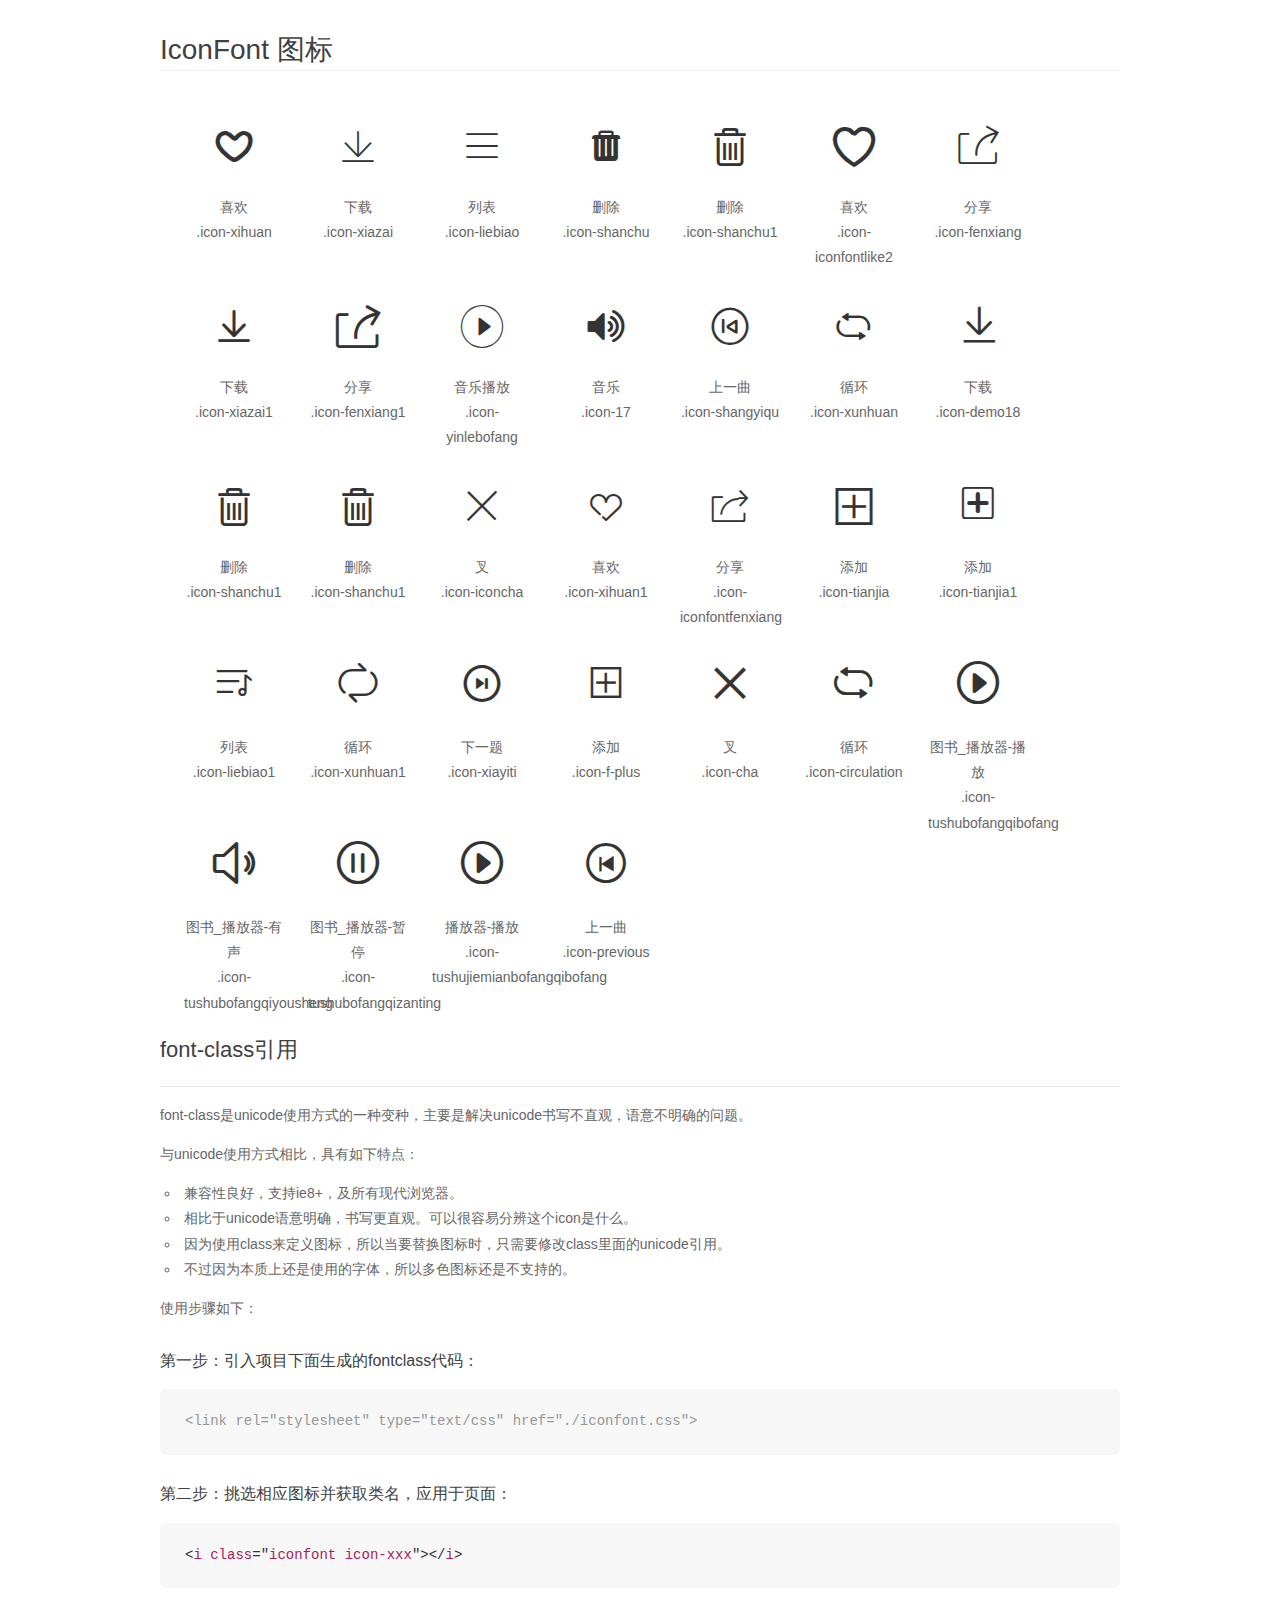
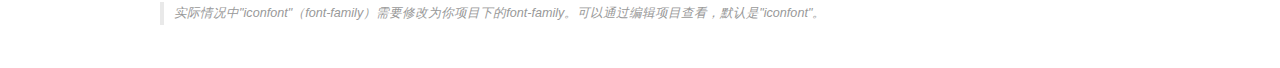
<file: fonts/demo_fontclass.html>
<!DOCTYPE html>
<html>
<head>
    <meta charset="utf-8"/>
    <title>IconFont</title>
    <link rel="stylesheet" href="demo.css">
    <link rel="stylesheet" href="iconfont.css">
</head>
<body>
    <div class="main markdown">
        <h1>IconFont 图标</h1>
        <ul class="icon_lists clear">
            
                <li>
                <i class="icon iconfont icon-xihuan"></i>
                    <div class="name">喜欢</div>
                    <div class="fontclass">.icon-xihuan</div>
                </li>
            
                <li>
                <i class="icon iconfont icon-xiazai"></i>
                    <div class="name">下载</div>
                    <div class="fontclass">.icon-xiazai</div>
                </li>
            
                <li>
                <i class="icon iconfont icon-liebiao"></i>
                    <div class="name">列表</div>
                    <div class="fontclass">.icon-liebiao</div>
                </li>
            
                <li>
                <i class="icon iconfont icon-shanchu"></i>
                    <div class="name">删除</div>
                    <div class="fontclass">.icon-shanchu</div>
                </li>
            
                <li>
                <i class="icon iconfont icon-shanchu1"></i>
                    <div class="name">删除</div>
                    <div class="fontclass">.icon-shanchu1</div>
                </li>
            
                <li>
                <i class="icon iconfont icon-iconfontlike2"></i>
                    <div class="name">喜欢</div>
                    <div class="fontclass">.icon-iconfontlike2</div>
                </li>
            
                <li>
                <i class="icon iconfont icon-fenxiang"></i>
                    <div class="name">分享</div>
                    <div class="fontclass">.icon-fenxiang</div>
                </li>
            
                <li>
                <i class="icon iconfont icon-xiazai1"></i>
                    <div class="name">下载</div>
                    <div class="fontclass">.icon-xiazai1</div>
                </li>
            
                <li>
                <i class="icon iconfont icon-fenxiang1"></i>
                    <div class="name">分享</div>
                    <div class="fontclass">.icon-fenxiang1</div>
                </li>
            
                <li>
                <i class="icon iconfont icon-yinlebofang"></i>
                    <div class="name">音乐播放</div>
                    <div class="fontclass">.icon-yinlebofang</div>
                </li>
            
                <li>
                <i class="icon iconfont icon-17"></i>
                    <div class="name">音乐</div>
                    <div class="fontclass">.icon-17</div>
                </li>
            
                <li>
                <i class="icon iconfont icon-shangyiqu"></i>
                    <div class="name">上一曲</div>
                    <div class="fontclass">.icon-shangyiqu</div>
                </li>
            
                <li>
                <i class="icon iconfont icon-xunhuan"></i>
                    <div class="name">循环</div>
                    <div class="fontclass">.icon-xunhuan</div>
                </li>
            
                <li>
                <i class="icon iconfont icon-demo18"></i>
                    <div class="name">下载</div>
                    <div class="fontclass">.icon-demo18</div>
                </li>
            
                <li>
                <i class="icon iconfont icon-shanchu1"></i>
                    <div class="name">删除</div>
                    <div class="fontclass">.icon-shanchu1</div>
                </li>
            
                <li>
                <i class="icon iconfont icon-shanchu1"></i>
                    <div class="name">删除</div>
                    <div class="fontclass">.icon-shanchu1</div>
                </li>
            
                <li>
                <i class="icon iconfont icon-iconcha"></i>
                    <div class="name">叉</div>
                    <div class="fontclass">.icon-iconcha</div>
                </li>
            
                <li>
                <i class="icon iconfont icon-xihuan1"></i>
                    <div class="name">喜欢</div>
                    <div class="fontclass">.icon-xihuan1</div>
                </li>
            
                <li>
                <i class="icon iconfont icon-iconfontfenxiang"></i>
                    <div class="name">分享</div>
                    <div class="fontclass">.icon-iconfontfenxiang</div>
                </li>
            
                <li>
                <i class="icon iconfont icon-tianjia"></i>
                    <div class="name">添加</div>
                    <div class="fontclass">.icon-tianjia</div>
                </li>
            
                <li>
                <i class="icon iconfont icon-tianjia1"></i>
                    <div class="name">添加</div>
                    <div class="fontclass">.icon-tianjia1</div>
                </li>
            
                <li>
                <i class="icon iconfont icon-liebiao1"></i>
                    <div class="name">列表</div>
                    <div class="fontclass">.icon-liebiao1</div>
                </li>
            
                <li>
                <i class="icon iconfont icon-xunhuan1"></i>
                    <div class="name">循环</div>
                    <div class="fontclass">.icon-xunhuan1</div>
                </li>
            
                <li>
                <i class="icon iconfont icon-xiayiti"></i>
                    <div class="name">下一题</div>
                    <div class="fontclass">.icon-xiayiti</div>
                </li>
            
                <li>
                <i class="icon iconfont icon-f-plus"></i>
                    <div class="name">添加</div>
                    <div class="fontclass">.icon-f-plus</div>
                </li>
            
                <li>
                <i class="icon iconfont icon-cha"></i>
                    <div class="name">叉</div>
                    <div class="fontclass">.icon-cha</div>
                </li>
            
                <li>
                <i class="icon iconfont icon-circulation"></i>
                    <div class="name">循环</div>
                    <div class="fontclass">.icon-circulation</div>
                </li>
            
                <li>
                <i class="icon iconfont icon-tushubofangqibofang"></i>
                    <div class="name">图书_播放器-播放</div>
                    <div class="fontclass">.icon-tushubofangqibofang</div>
                </li>
            
                <li>
                <i class="icon iconfont icon-tushubofangqiyousheng"></i>
                    <div class="name">图书_播放器-有声</div>
                    <div class="fontclass">.icon-tushubofangqiyousheng</div>
                </li>
            
                <li>
                <i class="icon iconfont icon-tushubofangqizanting"></i>
                    <div class="name">图书_播放器-暂停</div>
                    <div class="fontclass">.icon-tushubofangqizanting</div>
                </li>
            
                <li>
                <i class="icon iconfont icon-tushujiemianbofangqibofang"></i>
                    <div class="name">播放器-播放</div>
                    <div class="fontclass">.icon-tushujiemianbofangqibofang</div>
                </li>
            
                <li>
                <i class="icon iconfont icon-previous"></i>
                    <div class="name">上一曲</div>
                    <div class="fontclass">.icon-previous</div>
                </li>
            
        </ul>

        <h2 id="font-class-">font-class引用</h2>
        <hr>

        <p>font-class是unicode使用方式的一种变种，主要是解决unicode书写不直观，语意不明确的问题。</p>
        <p>与unicode使用方式相比，具有如下特点：</p>
        <ul>
        <li>兼容性良好，支持ie8+，及所有现代浏览器。</li>
        <li>相比于unicode语意明确，书写更直观。可以很容易分辨这个icon是什么。</li>
        <li>因为使用class来定义图标，所以当要替换图标时，只需要修改class里面的unicode引用。</li>
        <li>不过因为本质上还是使用的字体，所以多色图标还是不支持的。</li>
        </ul>
        <p>使用步骤如下：</p>
        <h3 id="-fontclass-">第一步：引入项目下面生成的fontclass代码：</h3>


        <pre><code class="lang-js hljs javascript"><span class="hljs-comment">&lt;link rel="stylesheet" type="text/css" href="./iconfont.css"&gt;</span></code></pre>
        <h3 id="-">第二步：挑选相应图标并获取类名，应用于页面：</h3>
        <pre><code class="lang-css hljs">&lt;<span class="hljs-selector-tag">i</span> <span class="hljs-selector-tag">class</span>="<span class="hljs-selector-tag">iconfont</span> <span class="hljs-selector-tag">icon-xxx</span>"&gt;&lt;/<span class="hljs-selector-tag">i</span>&gt;</code></pre>
        <blockquote>
        <p>实际情况中"iconfont"（font-family）需要修改为你项目下的font-family。可以通过编辑项目查看，默认是"iconfont"。</p>
        </blockquote>
    </div>
</body>
</html>
</file>
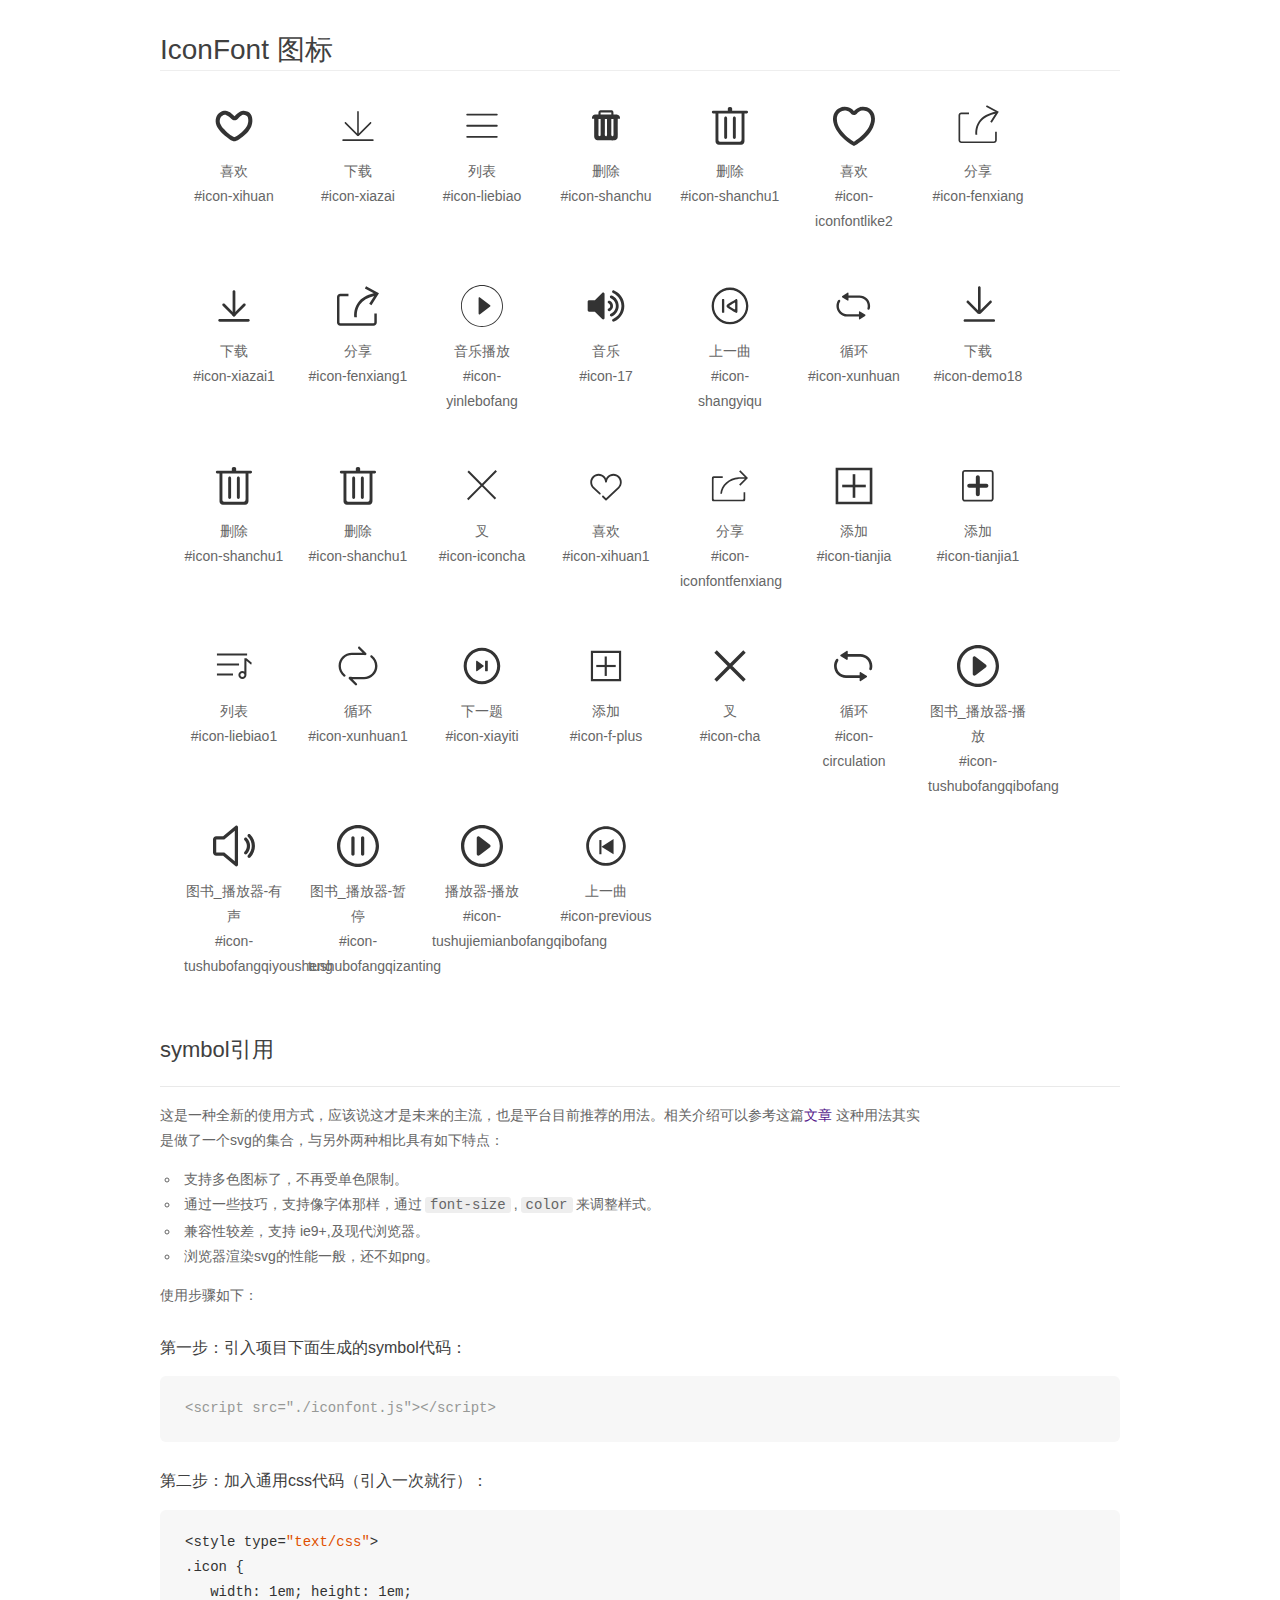
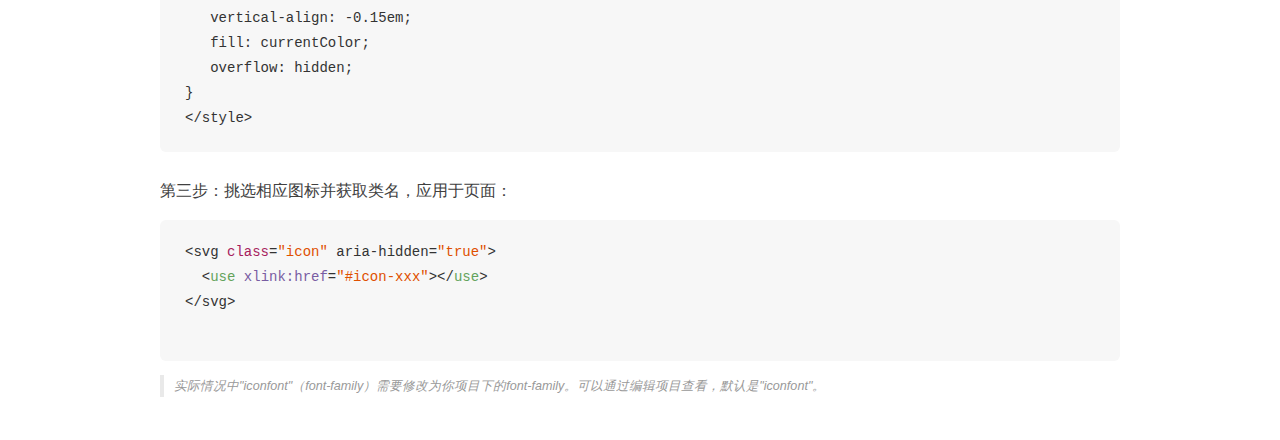
<file: fonts/demo_symbol.html>
<!DOCTYPE html>
<html>
<head>
    <meta charset="utf-8"/>
    <title>IconFont</title>
    <link rel="stylesheet" href="demo.css">
    <script src="iconfont.js"></script>

    <style type="text/css">
        .icon {
          /* 通过设置 font-size 来改变图标大小 */
          width: 1em; height: 1em;
          /* 图标和文字相邻时，垂直对齐 */
          vertical-align: -0.15em;
          /* 通过设置 color 来改变 SVG 的颜色/fill */
          fill: currentColor;
          /* path 和 stroke 溢出 viewBox 部分在 IE 下会显示
             normalize.css 中也包含这行 */
          overflow: hidden;
        }

    </style>
</head>
<body>
    <div class="main markdown">
        <h1>IconFont 图标</h1>
        <ul class="icon_lists clear">
            
                <li>
                    <svg class="icon" aria-hidden="true">
                        <use xlink:href="#icon-xihuan"></use>
                    </svg>
                    <div class="name">喜欢</div>
                    <div class="fontclass">#icon-xihuan</div>
                </li>
            
                <li>
                    <svg class="icon" aria-hidden="true">
                        <use xlink:href="#icon-xiazai"></use>
                    </svg>
                    <div class="name">下载</div>
                    <div class="fontclass">#icon-xiazai</div>
                </li>
            
                <li>
                    <svg class="icon" aria-hidden="true">
                        <use xlink:href="#icon-liebiao"></use>
                    </svg>
                    <div class="name">列表</div>
                    <div class="fontclass">#icon-liebiao</div>
                </li>
            
                <li>
                    <svg class="icon" aria-hidden="true">
                        <use xlink:href="#icon-shanchu"></use>
                    </svg>
                    <div class="name">删除</div>
                    <div class="fontclass">#icon-shanchu</div>
                </li>
            
                <li>
                    <svg class="icon" aria-hidden="true">
                        <use xlink:href="#icon-shanchu1"></use>
                    </svg>
                    <div class="name">删除</div>
                    <div class="fontclass">#icon-shanchu1</div>
                </li>
            
                <li>
                    <svg class="icon" aria-hidden="true">
                        <use xlink:href="#icon-iconfontlike2"></use>
                    </svg>
                    <div class="name">喜欢</div>
                    <div class="fontclass">#icon-iconfontlike2</div>
                </li>
            
                <li>
                    <svg class="icon" aria-hidden="true">
                        <use xlink:href="#icon-fenxiang"></use>
                    </svg>
                    <div class="name">分享</div>
                    <div class="fontclass">#icon-fenxiang</div>
                </li>
            
                <li>
                    <svg class="icon" aria-hidden="true">
                        <use xlink:href="#icon-xiazai1"></use>
                    </svg>
                    <div class="name">下载</div>
                    <div class="fontclass">#icon-xiazai1</div>
                </li>
            
                <li>
                    <svg class="icon" aria-hidden="true">
                        <use xlink:href="#icon-fenxiang1"></use>
                    </svg>
                    <div class="name">分享</div>
                    <div class="fontclass">#icon-fenxiang1</div>
                </li>
            
                <li>
                    <svg class="icon" aria-hidden="true">
                        <use xlink:href="#icon-yinlebofang"></use>
                    </svg>
                    <div class="name">音乐播放</div>
                    <div class="fontclass">#icon-yinlebofang</div>
                </li>
            
                <li>
                    <svg class="icon" aria-hidden="true">
                        <use xlink:href="#icon-17"></use>
                    </svg>
                    <div class="name">音乐</div>
                    <div class="fontclass">#icon-17</div>
                </li>
            
                <li>
                    <svg class="icon" aria-hidden="true">
                        <use xlink:href="#icon-shangyiqu"></use>
                    </svg>
                    <div class="name">上一曲</div>
                    <div class="fontclass">#icon-shangyiqu</div>
                </li>
            
                <li>
                    <svg class="icon" aria-hidden="true">
                        <use xlink:href="#icon-xunhuan"></use>
                    </svg>
                    <div class="name">循环</div>
                    <div class="fontclass">#icon-xunhuan</div>
                </li>
            
                <li>
                    <svg class="icon" aria-hidden="true">
                        <use xlink:href="#icon-demo18"></use>
                    </svg>
                    <div class="name">下载</div>
                    <div class="fontclass">#icon-demo18</div>
                </li>
            
                <li>
                    <svg class="icon" aria-hidden="true">
                        <use xlink:href="#icon-shanchu1"></use>
                    </svg>
                    <div class="name">删除</div>
                    <div class="fontclass">#icon-shanchu1</div>
                </li>
            
                <li>
                    <svg class="icon" aria-hidden="true">
                        <use xlink:href="#icon-shanchu1"></use>
                    </svg>
                    <div class="name">删除</div>
                    <div class="fontclass">#icon-shanchu1</div>
                </li>
            
                <li>
                    <svg class="icon" aria-hidden="true">
                        <use xlink:href="#icon-iconcha"></use>
                    </svg>
                    <div class="name">叉</div>
                    <div class="fontclass">#icon-iconcha</div>
                </li>
            
                <li>
                    <svg class="icon" aria-hidden="true">
                        <use xlink:href="#icon-xihuan1"></use>
                    </svg>
                    <div class="name">喜欢</div>
                    <div class="fontclass">#icon-xihuan1</div>
                </li>
            
                <li>
                    <svg class="icon" aria-hidden="true">
                        <use xlink:href="#icon-iconfontfenxiang"></use>
                    </svg>
                    <div class="name">分享</div>
                    <div class="fontclass">#icon-iconfontfenxiang</div>
                </li>
            
                <li>
                    <svg class="icon" aria-hidden="true">
                        <use xlink:href="#icon-tianjia"></use>
                    </svg>
                    <div class="name">添加</div>
                    <div class="fontclass">#icon-tianjia</div>
                </li>
            
                <li>
                    <svg class="icon" aria-hidden="true">
                        <use xlink:href="#icon-tianjia1"></use>
                    </svg>
                    <div class="name">添加</div>
                    <div class="fontclass">#icon-tianjia1</div>
                </li>
            
                <li>
                    <svg class="icon" aria-hidden="true">
                        <use xlink:href="#icon-liebiao1"></use>
                    </svg>
                    <div class="name">列表</div>
                    <div class="fontclass">#icon-liebiao1</div>
                </li>
            
                <li>
                    <svg class="icon" aria-hidden="true">
                        <use xlink:href="#icon-xunhuan1"></use>
                    </svg>
                    <div class="name">循环</div>
                    <div class="fontclass">#icon-xunhuan1</div>
                </li>
            
                <li>
                    <svg class="icon" aria-hidden="true">
                        <use xlink:href="#icon-xiayiti"></use>
                    </svg>
                    <div class="name">下一题</div>
                    <div class="fontclass">#icon-xiayiti</div>
                </li>
            
                <li>
                    <svg class="icon" aria-hidden="true">
                        <use xlink:href="#icon-f-plus"></use>
                    </svg>
                    <div class="name">添加</div>
                    <div class="fontclass">#icon-f-plus</div>
                </li>
            
                <li>
                    <svg class="icon" aria-hidden="true">
                        <use xlink:href="#icon-cha"></use>
                    </svg>
                    <div class="name">叉</div>
                    <div class="fontclass">#icon-cha</div>
                </li>
            
                <li>
                    <svg class="icon" aria-hidden="true">
                        <use xlink:href="#icon-circulation"></use>
                    </svg>
                    <div class="name">循环</div>
                    <div class="fontclass">#icon-circulation</div>
                </li>
            
                <li>
                    <svg class="icon" aria-hidden="true">
                        <use xlink:href="#icon-tushubofangqibofang"></use>
                    </svg>
                    <div class="name">图书_播放器-播放</div>
                    <div class="fontclass">#icon-tushubofangqibofang</div>
                </li>
            
                <li>
                    <svg class="icon" aria-hidden="true">
                        <use xlink:href="#icon-tushubofangqiyousheng"></use>
                    </svg>
                    <div class="name">图书_播放器-有声</div>
                    <div class="fontclass">#icon-tushubofangqiyousheng</div>
                </li>
            
                <li>
                    <svg class="icon" aria-hidden="true">
                        <use xlink:href="#icon-tushubofangqizanting"></use>
                    </svg>
                    <div class="name">图书_播放器-暂停</div>
                    <div class="fontclass">#icon-tushubofangqizanting</div>
                </li>
            
                <li>
                    <svg class="icon" aria-hidden="true">
                        <use xlink:href="#icon-tushujiemianbofangqibofang"></use>
                    </svg>
                    <div class="name">播放器-播放</div>
                    <div class="fontclass">#icon-tushujiemianbofangqibofang</div>
                </li>
            
                <li>
                    <svg class="icon" aria-hidden="true">
                        <use xlink:href="#icon-previous"></use>
                    </svg>
                    <div class="name">上一曲</div>
                    <div class="fontclass">#icon-previous</div>
                </li>
            
        </ul>


        <h2 id="symbol-">symbol引用</h2>
        <hr>

        <p>这是一种全新的使用方式，应该说这才是未来的主流，也是平台目前推荐的用法。相关介绍可以参考这篇<a href="">文章</a>
        这种用法其实是做了一个svg的集合，与另外两种相比具有如下特点：</p>
        <ul>
          <li>支持多色图标了，不再受单色限制。</li>
          <li>通过一些技巧，支持像字体那样，通过<code>font-size</code>,<code>color</code>来调整样式。</li>
          <li>兼容性较差，支持 ie9+,及现代浏览器。</li>
          <li>浏览器渲染svg的性能一般，还不如png。</li>
        </ul>
        <p>使用步骤如下：</p>
        <h3 id="-symbol-">第一步：引入项目下面生成的symbol代码：</h3>
        <pre><code class="lang-js hljs javascript"><span class="hljs-comment">&lt;script src="./iconfont.js"&gt;&lt;/script&gt;</span></code></pre>
        <h3 id="-css-">第二步：加入通用css代码（引入一次就行）：</h3>
        <pre><code class="lang-js hljs javascript">&lt;style type=<span class="hljs-string">"text/css"</span>&gt;
.icon {
   width: <span class="hljs-number">1</span>em; height: <span class="hljs-number">1</span>em;
   vertical-align: <span class="hljs-number">-0.15</span>em;
   fill: currentColor;
   overflow: hidden;
}
&lt;<span class="hljs-regexp">/style&gt;</span></code></pre>
        <h3 id="-">第三步：挑选相应图标并获取类名，应用于页面：</h3>
        <pre><code class="lang-js hljs javascript">&lt;svg <span class="hljs-class"><span class="hljs-keyword">class</span></span>=<span class="hljs-string">"icon"</span> aria-hidden=<span class="hljs-string">"true"</span>&gt;<span class="xml"><span class="hljs-tag">
  &lt;<span class="hljs-name">use</span> <span class="hljs-attr">xlink:href</span>=<span class="hljs-string">"#icon-xxx"</span>&gt;</span><span class="hljs-tag">&lt;/<span class="hljs-name">use</span>&gt;</span>
</span>&lt;<span class="hljs-regexp">/svg&gt;
        </span></code></pre>
        <blockquote>
        <p>实际情况中"iconfont"（font-family）需要修改为你项目下的font-family。可以通过编辑项目查看，默认是"iconfont"。</p>
        </blockquote>
    </div>
</body>
</html>
</file>
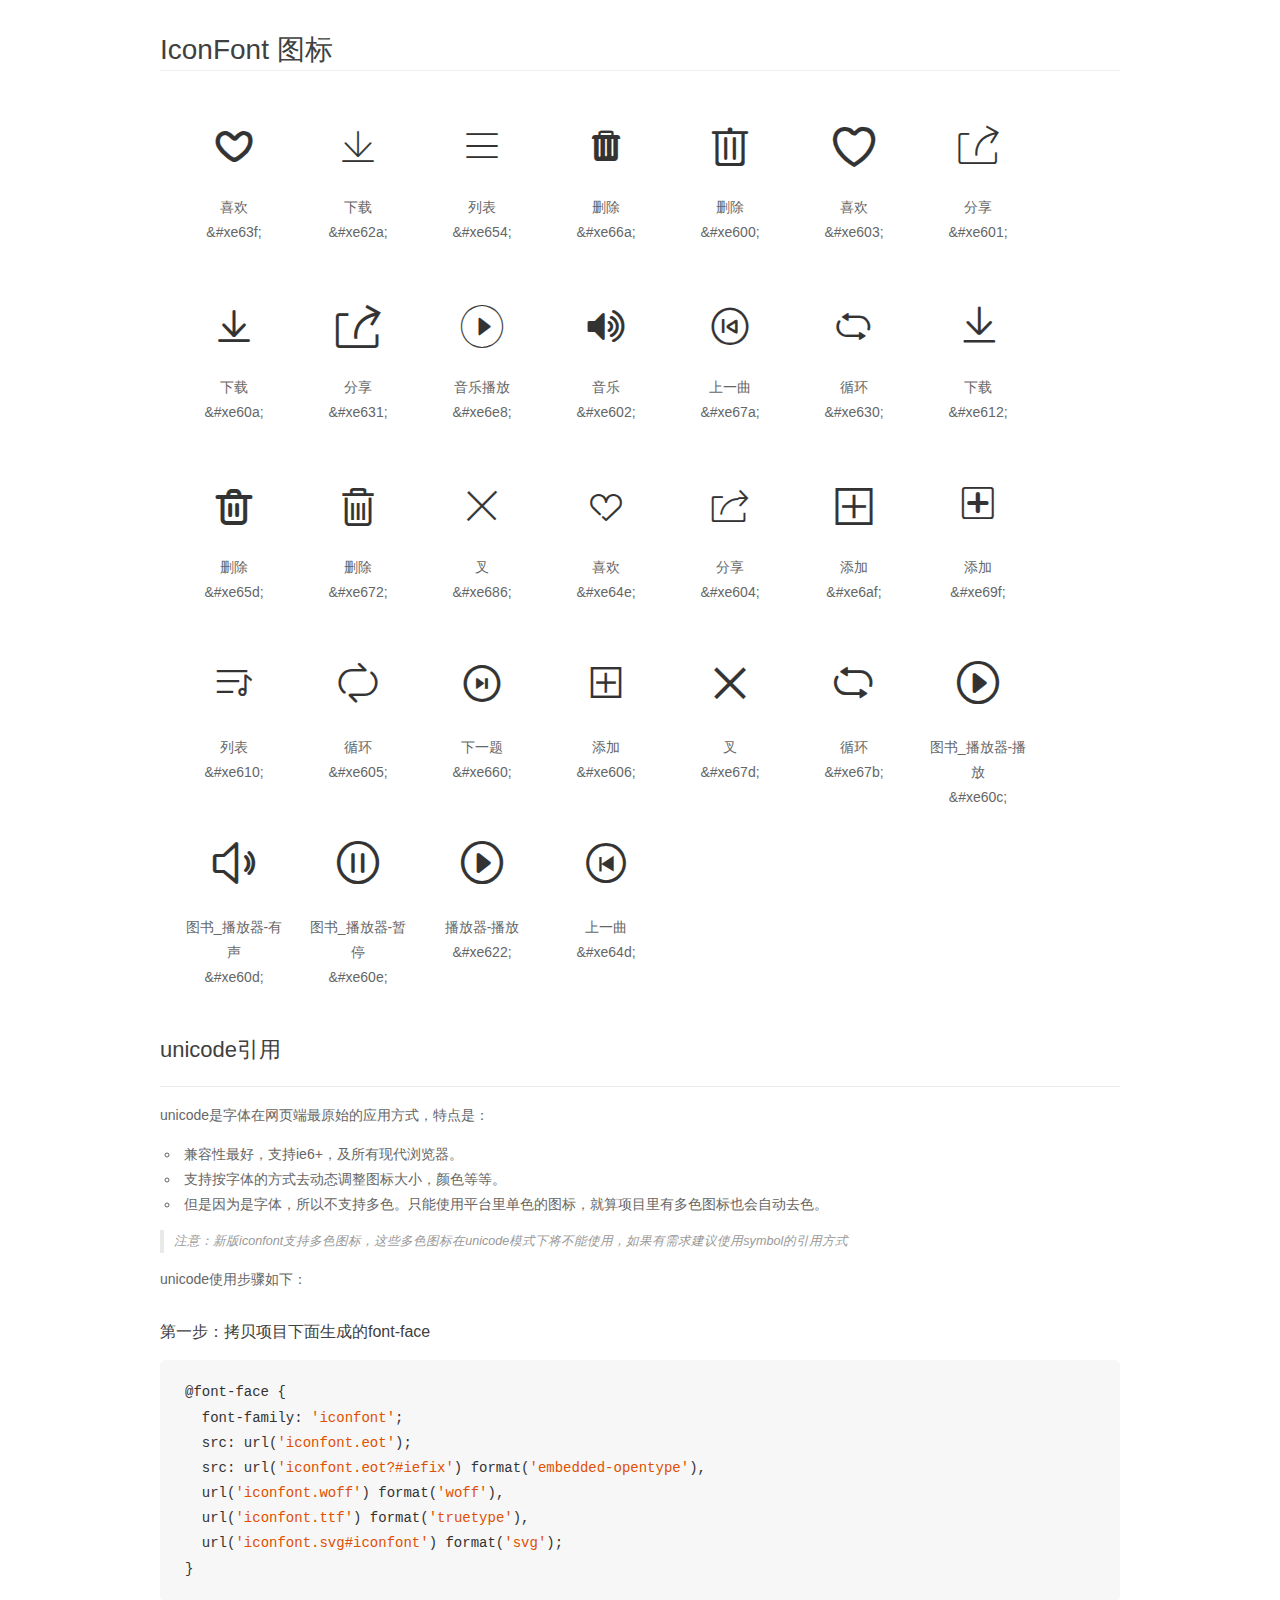
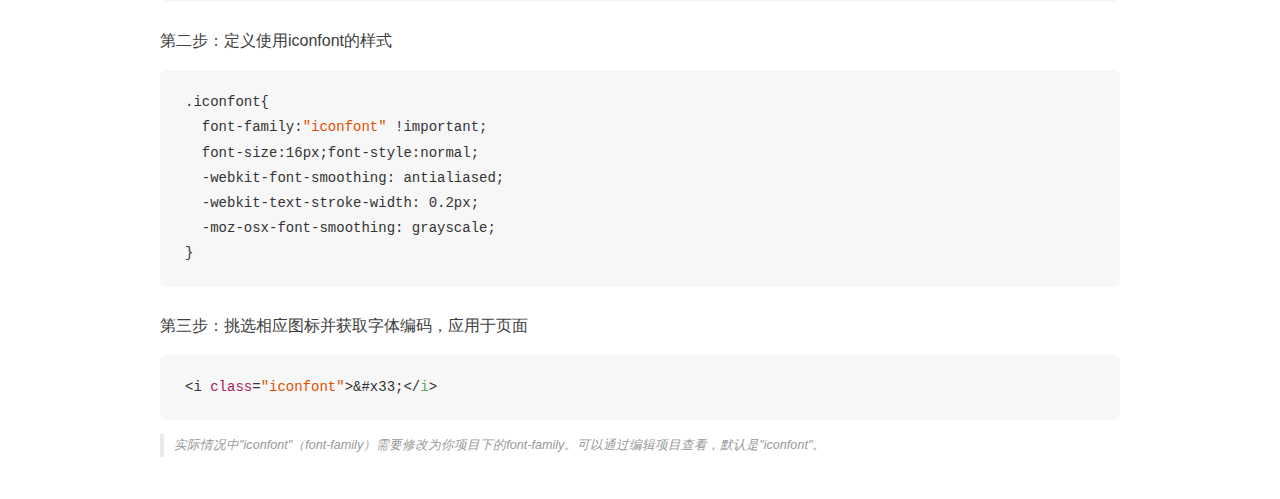
<file: fonts/demo_unicode.html>
<!DOCTYPE html>
<html>
<head>
    <meta charset="utf-8"/>
    <title>IconFont</title>
    <link rel="stylesheet" href="demo.css">

    <style type="text/css">

        @font-face {font-family: "iconfont";
          src: url('iconfont.eot'); /* IE9*/
          src: url('iconfont.eot#iefix') format('embedded-opentype'), /* IE6-IE8 */
          url('iconfont.woff') format('woff'), /* chrome, firefox */
          url('iconfont.ttf') format('truetype'), /* chrome, firefox, opera, Safari, Android, iOS 4.2+*/
          url('iconfont.svg#iconfont') format('svg'); /* iOS 4.1- */
        }

        .iconfont {
          font-family:"iconfont" !important;
          font-size:16px;
          font-style:normal;
          -webkit-font-smoothing: antialiased;
          -webkit-text-stroke-width: 0.2px;
          -moz-osx-font-smoothing: grayscale;
        }

    </style>
</head>
<body>
    <div class="main markdown">
        <h1>IconFont 图标</h1>
        <ul class="icon_lists clear">
            
                <li>
                <i class="icon iconfont">&#xe63f;</i>
                    <div class="name">喜欢</div>
                    <div class="code">&amp;#xe63f;</div>
                </li>
            
                <li>
                <i class="icon iconfont">&#xe62a;</i>
                    <div class="name">下载</div>
                    <div class="code">&amp;#xe62a;</div>
                </li>
            
                <li>
                <i class="icon iconfont">&#xe654;</i>
                    <div class="name">列表</div>
                    <div class="code">&amp;#xe654;</div>
                </li>
            
                <li>
                <i class="icon iconfont">&#xe66a;</i>
                    <div class="name">删除</div>
                    <div class="code">&amp;#xe66a;</div>
                </li>
            
                <li>
                <i class="icon iconfont">&#xe600;</i>
                    <div class="name">删除</div>
                    <div class="code">&amp;#xe600;</div>
                </li>
            
                <li>
                <i class="icon iconfont">&#xe603;</i>
                    <div class="name">喜欢</div>
                    <div class="code">&amp;#xe603;</div>
                </li>
            
                <li>
                <i class="icon iconfont">&#xe601;</i>
                    <div class="name">分享</div>
                    <div class="code">&amp;#xe601;</div>
                </li>
            
                <li>
                <i class="icon iconfont">&#xe60a;</i>
                    <div class="name">下载</div>
                    <div class="code">&amp;#xe60a;</div>
                </li>
            
                <li>
                <i class="icon iconfont">&#xe631;</i>
                    <div class="name">分享</div>
                    <div class="code">&amp;#xe631;</div>
                </li>
            
                <li>
                <i class="icon iconfont">&#xe6e8;</i>
                    <div class="name">音乐播放</div>
                    <div class="code">&amp;#xe6e8;</div>
                </li>
            
                <li>
                <i class="icon iconfont">&#xe602;</i>
                    <div class="name">音乐</div>
                    <div class="code">&amp;#xe602;</div>
                </li>
            
                <li>
                <i class="icon iconfont">&#xe67a;</i>
                    <div class="name">上一曲</div>
                    <div class="code">&amp;#xe67a;</div>
                </li>
            
                <li>
                <i class="icon iconfont">&#xe630;</i>
                    <div class="name">循环</div>
                    <div class="code">&amp;#xe630;</div>
                </li>
            
                <li>
                <i class="icon iconfont">&#xe612;</i>
                    <div class="name">下载</div>
                    <div class="code">&amp;#xe612;</div>
                </li>
            
                <li>
                <i class="icon iconfont">&#xe65d;</i>
                    <div class="name">删除</div>
                    <div class="code">&amp;#xe65d;</div>
                </li>
            
                <li>
                <i class="icon iconfont">&#xe672;</i>
                    <div class="name">删除</div>
                    <div class="code">&amp;#xe672;</div>
                </li>
            
                <li>
                <i class="icon iconfont">&#xe686;</i>
                    <div class="name">叉</div>
                    <div class="code">&amp;#xe686;</div>
                </li>
            
                <li>
                <i class="icon iconfont">&#xe64e;</i>
                    <div class="name">喜欢</div>
                    <div class="code">&amp;#xe64e;</div>
                </li>
            
                <li>
                <i class="icon iconfont">&#xe604;</i>
                    <div class="name">分享</div>
                    <div class="code">&amp;#xe604;</div>
                </li>
            
                <li>
                <i class="icon iconfont">&#xe6af;</i>
                    <div class="name">添加</div>
                    <div class="code">&amp;#xe6af;</div>
                </li>
            
                <li>
                <i class="icon iconfont">&#xe69f;</i>
                    <div class="name">添加</div>
                    <div class="code">&amp;#xe69f;</div>
                </li>
            
                <li>
                <i class="icon iconfont">&#xe610;</i>
                    <div class="name">列表</div>
                    <div class="code">&amp;#xe610;</div>
                </li>
            
                <li>
                <i class="icon iconfont">&#xe605;</i>
                    <div class="name">循环</div>
                    <div class="code">&amp;#xe605;</div>
                </li>
            
                <li>
                <i class="icon iconfont">&#xe660;</i>
                    <div class="name">下一题</div>
                    <div class="code">&amp;#xe660;</div>
                </li>
            
                <li>
                <i class="icon iconfont">&#xe606;</i>
                    <div class="name">添加</div>
                    <div class="code">&amp;#xe606;</div>
                </li>
            
                <li>
                <i class="icon iconfont">&#xe67d;</i>
                    <div class="name">叉</div>
                    <div class="code">&amp;#xe67d;</div>
                </li>
            
                <li>
                <i class="icon iconfont">&#xe67b;</i>
                    <div class="name">循环</div>
                    <div class="code">&amp;#xe67b;</div>
                </li>
            
                <li>
                <i class="icon iconfont">&#xe60c;</i>
                    <div class="name">图书_播放器-播放</div>
                    <div class="code">&amp;#xe60c;</div>
                </li>
            
                <li>
                <i class="icon iconfont">&#xe60d;</i>
                    <div class="name">图书_播放器-有声</div>
                    <div class="code">&amp;#xe60d;</div>
                </li>
            
                <li>
                <i class="icon iconfont">&#xe60e;</i>
                    <div class="name">图书_播放器-暂停</div>
                    <div class="code">&amp;#xe60e;</div>
                </li>
            
                <li>
                <i class="icon iconfont">&#xe622;</i>
                    <div class="name">播放器-播放</div>
                    <div class="code">&amp;#xe622;</div>
                </li>
            
                <li>
                <i class="icon iconfont">&#xe64d;</i>
                    <div class="name">上一曲</div>
                    <div class="code">&amp;#xe64d;</div>
                </li>
            
        </ul>
        <h2 id="unicode-">unicode引用</h2>
        <hr>

        <p>unicode是字体在网页端最原始的应用方式，特点是：</p>
        <ul>
        <li>兼容性最好，支持ie6+，及所有现代浏览器。</li>
        <li>支持按字体的方式去动态调整图标大小，颜色等等。</li>
        <li>但是因为是字体，所以不支持多色。只能使用平台里单色的图标，就算项目里有多色图标也会自动去色。</li>
        </ul>
        <blockquote>
        <p>注意：新版iconfont支持多色图标，这些多色图标在unicode模式下将不能使用，如果有需求建议使用symbol的引用方式</p>
        </blockquote>
        <p>unicode使用步骤如下：</p>
        <h3 id="-font-face">第一步：拷贝项目下面生成的font-face</h3>
        <pre><code class="lang-js hljs javascript">@font-face {
  font-family: <span class="hljs-string">'iconfont'</span>;
  src: url(<span class="hljs-string">'iconfont.eot'</span>);
  src: url(<span class="hljs-string">'iconfont.eot?#iefix'</span>) format(<span class="hljs-string">'embedded-opentype'</span>),
  url(<span class="hljs-string">'iconfont.woff'</span>) format(<span class="hljs-string">'woff'</span>),
  url(<span class="hljs-string">'iconfont.ttf'</span>) format(<span class="hljs-string">'truetype'</span>),
  url(<span class="hljs-string">'iconfont.svg#iconfont'</span>) format(<span class="hljs-string">'svg'</span>);
}
</code></pre>
        <h3 id="-iconfont-">第二步：定义使用iconfont的样式</h3>
        <pre><code class="lang-js hljs javascript">.iconfont{
  font-family:<span class="hljs-string">"iconfont"</span> !important;
  font-size:<span class="hljs-number">16</span>px;font-style:normal;
  -webkit-font-smoothing: antialiased;
  -webkit-text-stroke-width: <span class="hljs-number">0.2</span>px;
  -moz-osx-font-smoothing: grayscale;
}
</code></pre>
        <h3 id="-">第三步：挑选相应图标并获取字体编码，应用于页面</h3>
        <pre><code class="lang-js hljs javascript">&lt;i <span class="hljs-class"><span class="hljs-keyword">class</span></span>=<span class="hljs-string">"iconfont"</span>&gt;&amp;#x33;<span class="xml"><span class="hljs-tag">&lt;/<span class="hljs-name">i</span>&gt;</span></span></code></pre>

        <blockquote>
        <p>实际情况中"iconfont"（font-family）需要修改为你项目下的font-family。可以通过编辑项目查看，默认是"iconfont"。</p>
        </blockquote>
    </div>


</body>
</html>
</file>
<file: fonts/iconfont.css>
@font-face {font-family: "iconfont";
  src: url('iconfont.eot?t=1478616054010'); /* IE9*/
  src: url('iconfont.eot?t=1478616054010#iefix') format('embedded-opentype'), /* IE6-IE8 */
  url('iconfont.woff?t=1478616054010') format('woff'), /* chrome, firefox */
  url('iconfont.ttf?t=1478616054010') format('truetype'), /* chrome, firefox, opera, Safari, Android, iOS 4.2+*/
  url('iconfont.svg?t=1478616054010#iconfont') format('svg'); /* iOS 4.1- */
}

.iconfont {
  font-family:"iconfont" !important;
  font-size:16px;
  font-style:normal;
  -webkit-font-smoothing: antialiased;
  -webkit-text-stroke-width: 0.2px;
  -moz-osx-font-smoothing: grayscale;
}

.icon-xihuan:before { content: "\e63f"; }

.icon-xiazai:before { content: "\e62a"; }

.icon-liebiao:before { content: "\e654"; }

.icon-shanchu:before { content: "\e66a"; }

.icon-shanchu1:before { content: "\e600"; }

.icon-iconfontlike2:before { content: "\e603"; }

.icon-fenxiang:before { content: "\e601"; }

.icon-xiazai1:before { content: "\e60a"; }

.icon-fenxiang1:before { content: "\e631"; }

.icon-yinlebofang:before { content: "\e6e8"; }

.icon-17:before { content: "\e602"; }

.icon-shangyiqu:before { content: "\e67a"; }

.icon-xunhuan:before { content: "\e630"; }

.icon-demo18:before { content: "\e612"; }

.icon-shanchu1:before { content: "\e65d"; }

.icon-shanchu1:before { content: "\e672"; }

.icon-iconcha:before { content: "\e686"; }

.icon-xihuan1:before { content: "\e64e"; }

.icon-iconfontfenxiang:before { content: "\e604"; }

.icon-tianjia:before { content: "\e6af"; }

.icon-tianjia1:before { content: "\e69f"; }

.icon-liebiao1:before { content: "\e610"; }

.icon-xunhuan1:before { content: "\e605"; }

.icon-xiayiti:before { content: "\e660"; }

.icon-f-plus:before { content: "\e606"; }

.icon-cha:before { content: "\e67d"; }

.icon-circulation:before { content: "\e67b"; }

.icon-tushubofangqibofang:before { content: "\e60c"; }

.icon-tushubofangqiyousheng:before { content: "\e60d"; }

.icon-tushubofangqizanting:before { content: "\e60e"; }

.icon-tushujiemianbofangqibofang:before { content: "\e622"; }

.icon-previous:before { content: "\e64d"; }
</file>
<file: fonts/demo.css>
*{margin: 0;padding: 0;list-style: none;}
/*
KISSY CSS Reset
理念：1. reset 的目的不是清除浏览器的默认样式，这仅是部分工作。清除和重置是紧密不可分的。
2. reset 的目的不是让默认样式在所有浏览器下一致，而是减少默认样式有可能带来的问题。
3. reset 期望提供一套普适通用的基础样式。但没有银弹，推荐根据具体需求，裁剪和修改后再使用。
特色：1. 适应中文；2. 基于最新主流浏览器。
维护：玉伯<lifesinger@gmail.com>, 正淳<ragecarrier@gmail.com>
 */

/** 清除内外边距 **/
body, h1, h2, h3, h4, h5, h6, hr, p, blockquote, /* structural elements 结构元素 */
dl, dt, dd, ul, ol, li, /* list elements 列表元素 */
pre, /* text formatting elements 文本格式元素 */
form, fieldset, legend, button, input, textarea, /* form elements 表单元素 */
th, td /* table elements 表格元素 */ {
  margin: 0;
  padding: 0;
}

/** 设置默认字体 **/
body,
button, input, select, textarea /* for ie */ {
  font: 12px/1.5 tahoma, arial, \5b8b\4f53, sans-serif;
}
h1, h2, h3, h4, h5, h6 { font-size: 100%; }
address, cite, dfn, em, var { font-style: normal; } /* 将斜体扶正 */
code, kbd, pre, samp { font-family: courier new, courier, monospace; } /* 统一等宽字体 */
small { font-size: 12px; } /* 小于 12px 的中文很难阅读，让 small 正常化 */

/** 重置列表元素 **/
ul, ol { list-style: none; }

/** 重置文本格式元素 **/
a { text-decoration: none; }
a:hover { text-decoration: underline; }


/** 重置表单元素 **/
legend { color: #000; } /* for ie6 */
fieldset, img { border: 0; } /* img 搭车：让链接里的 img 无边框 */
button, input, select, textarea { font-size: 100%; } /* 使得表单元素在 ie 下能继承字体大小 */
/* 注：optgroup 无法扶正 */

/** 重置表格元素 **/
table { border-collapse: collapse; border-spacing: 0; }

/* 清除浮动 */
.ks-clear:after, .clear:after {
  content: '\20';
  display: block;
  height: 0;
  clear: both;
}
.ks-clear, .clear {
  *zoom: 1;
}

.main {
  padding: 30px 100px;
width: 960px;
margin: 0 auto;
}
.main h1{font-size:36px; color:#333; text-align:left;margin-bottom:30px; border-bottom: 1px solid #eee;}

.helps{margin-top:40px;}
.helps pre{
  padding:20px;
  margin:10px 0;
  border:solid 1px #e7e1cd;
  background-color: #fffdef;
  overflow: auto;
}

.icon_lists{
  width: 100% !important;

}

.icon_lists li{
  float:left;
  width: 100px;
  height:180px;
  text-align: center;
  list-style: none !important;
}
.icon_lists .icon{
  font-size: 42px;
  line-height: 100px;
  margin: 10px 0;
  color:#333;
  -webkit-transition: font-size 0.25s ease-out 0s;
  -moz-transition: font-size 0.25s ease-out 0s;
  transition: font-size 0.25s ease-out 0s;

}
.icon_lists .icon:hover{
  font-size: 100px;
}



.markdown {
  color: #666;
  font-size: 14px;
  line-height: 1.8;
}

.highlight {
  line-height: 1.5;
}

.markdown img {
  vertical-align: middle;
  max-width: 100%;
}

.markdown h1 {
  color: #404040;
  font-weight: 500;
  line-height: 40px;
  margin-bottom: 24px;
}

.markdown h2,
.markdown h3,
.markdown h4,
.markdown h5,
.markdown h6 {
  color: #404040;
  margin: 1.6em 0 0.6em 0;
  font-weight: 500;
  clear: both;
}

.markdown h1 {
  font-size: 28px;
}

.markdown h2 {
  font-size: 22px;
}

.markdown h3 {
  font-size: 16px;
}

.markdown h4 {
  font-size: 14px;
}

.markdown h5 {
  font-size: 12px;
}

.markdown h6 {
  font-size: 12px;
}

.markdown hr {
  height: 1px;
  border: 0;
  background: #e9e9e9;
  margin: 16px 0;
  clear: both;
}

.markdown p,
.markdown pre {
  margin: 1em 0;
}

.markdown > p,
.markdown > blockquote,
.markdown > .highlight,
.markdown > ol,
.markdown > ul {
  width: 80%;
}

.markdown ul > li {
  list-style: circle;
}

.markdown > ul li,
.markdown blockquote ul > li {
  margin-left: 20px;
  padding-left: 4px;
}

.markdown > ul li p,
.markdown > ol li p {
  margin: 0.6em 0;
}

.markdown ol > li {
  list-style: decimal;
}

.markdown > ol li,
.markdown blockquote ol > li {
  margin-left: 20px;
  padding-left: 4px;
}

.markdown code {
  margin: 0 3px;
  padding: 0 5px;
  background: #eee;
  border-radius: 3px;
}

.markdown pre {
  border-radius: 6px;
  background: #f7f7f7;
  padding: 20px;
}

.markdown pre code {
  border: none;
  background: #f7f7f7;
  margin: 0;
}

.markdown strong,
.markdown b {
  font-weight: 600;
}

.markdown > table {
  border-collapse: collapse;
  border-spacing: 0px;
  empty-cells: show;
  border: 1px solid #e9e9e9;
  width: 95%;
  margin-bottom: 24px;
}

.markdown > table th {
  white-space: nowrap;
  color: #333;
  font-weight: 600;

}

.markdown > table th,
.markdown > table td {
  border: 1px solid #e9e9e9;
  padding: 8px 16px;
  text-align: left;
}

.markdown > table th {
  background: #F7F7F7;
}

.markdown blockquote {
  font-size: 90%;
  color: #999;
  border-left: 4px solid #e9e9e9;
  padding-left: 0.8em;
  margin: 1em 0;
  font-style: italic;
}

.markdown blockquote p {
  margin: 0;
}

.markdown .anchor {
  opacity: 0;
  transition: opacity 0.3s ease;
  margin-left: 8px;
}

.markdown .waiting {
  color: #ccc;
}

.markdown h1:hover .anchor,
.markdown h2:hover .anchor,
.markdown h3:hover .anchor,
.markdown h4:hover .anchor,
.markdown h5:hover .anchor,
.markdown h6:hover .anchor {
  opacity: 1;
  display: inline-block;
}

.markdown > br,
.markdown > p > br {
  clear: both;
}


.hljs {
  display: block;
  background: white;
  padding: 0.5em;
  color: #333333;
  overflow-x: auto;
}

.hljs-comment,
.hljs-meta {
  color: #969896;
}

.hljs-string,
.hljs-variable,
.hljs-template-variable,
.hljs-strong,
.hljs-emphasis,
.hljs-quote {
  color: #df5000;
}

.hljs-keyword,
.hljs-selector-tag,
.hljs-type {
  color: #a71d5d;
}

.hljs-literal,
.hljs-symbol,
.hljs-bullet,
.hljs-attribute {
  color: #0086b3;
}

.hljs-section,
.hljs-name {
  color: #63a35c;
}

.hljs-tag {
  color: #333333;
}

.hljs-title,
.hljs-attr,
.hljs-selector-id,
.hljs-selector-class,
.hljs-selector-attr,
.hljs-selector-pseudo {
  color: #795da3;
}

.hljs-addition {
  color: #55a532;
  background-color: #eaffea;
}

.hljs-deletion {
  color: #bd2c00;
  background-color: #ffecec;
}

.hljs-link {
  text-decoration: underline;
}

pre{
  background: #fff;
}
</file>
